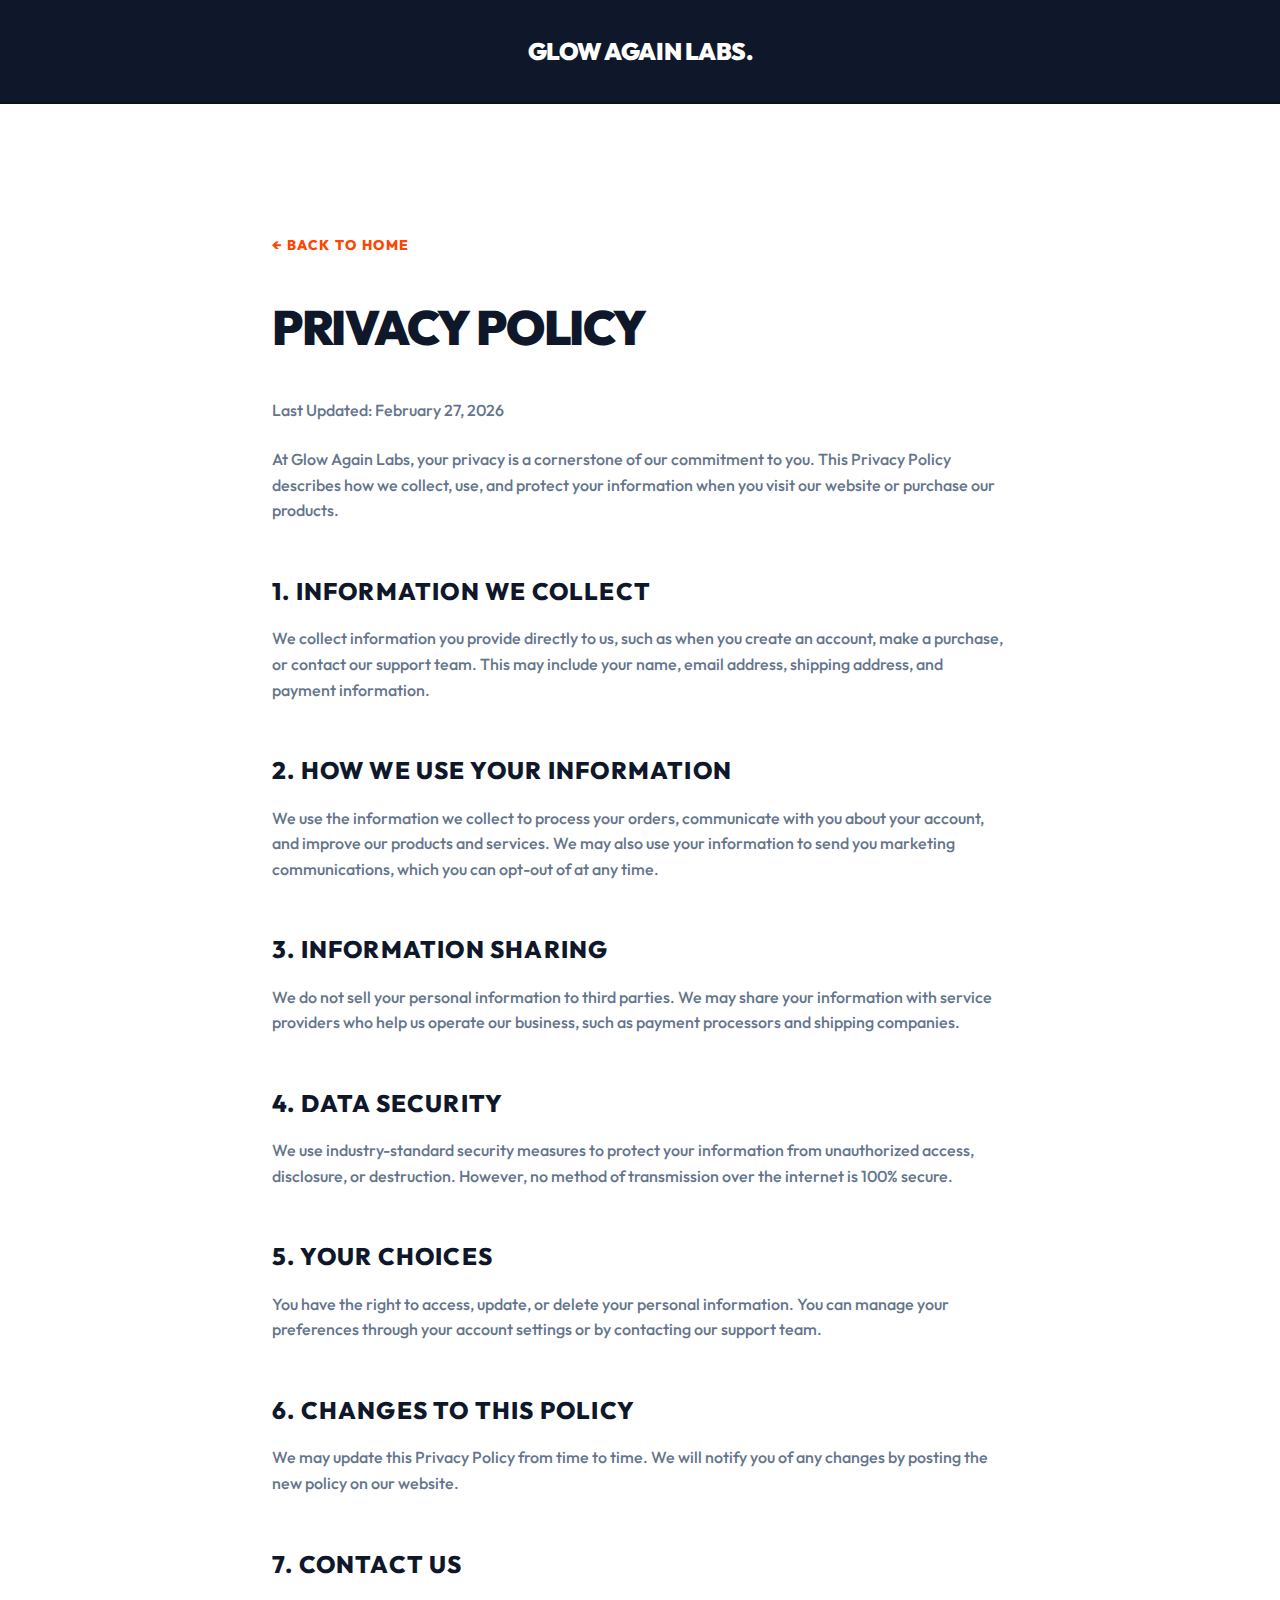
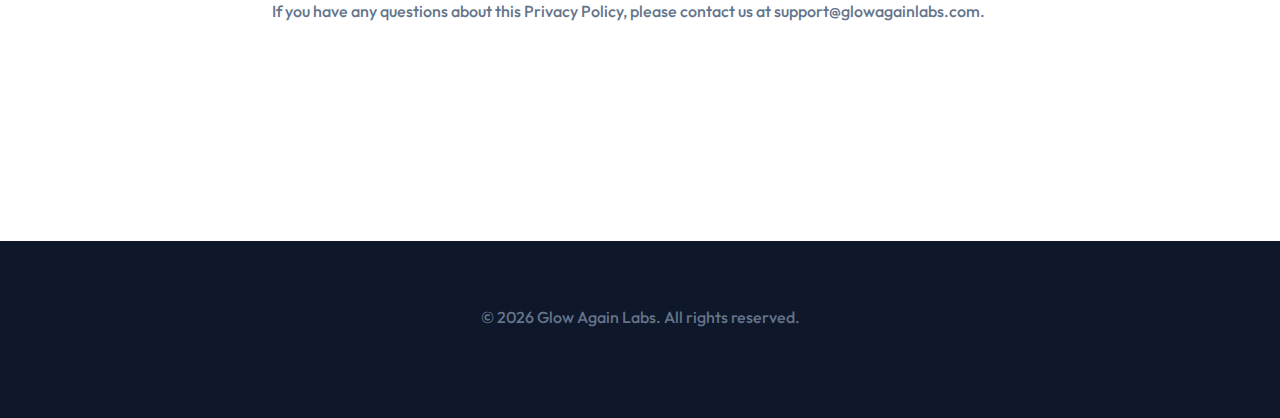
<file: privacy-policy.html>
<!DOCTYPE html>
<html lang="en">

<head>
    <meta charset="UTF-8">
    <meta name="viewport" content="width=device-width, initial-scale=1.0">
    <title>Privacy Policy | Glow Again Labs</title>
    <link rel="preconnect" href="https://fonts.googleapis.com">
    <link rel="preconnect" href="https://fonts.gstatic.com" crossorigin>
    <link href="https://fonts.googleapis.com/css2?family=Outfit:wght@300;400;500;600;700;800;900&display=swap"
        rel="stylesheet">
    <style>
        :root {
            --color-black: #080C10;
            --color-white: #FFFFFF;
            --color-blue-deep: #0F172A;
            --color-secondary: #FF4500;
            /* Accents */
            --text-main: #0F172A;
            --text-muted: #64748B;
            --bg-page: #FFFFFF;
            --border-main: #0B1218;
        }

        * {
            margin: 0;
            padding: 0;
            box-sizing: border-box;
        }

        body {
            font-family: 'Outfit', sans-serif;
            background: var(--bg-page);
            color: var(--text-main);
            line-height: 1.6;
        }

        .container {
            max-width: 800px;
            margin: 0 auto;
            padding: 8rem 2rem;
        }

        header {
            background: var(--color-blue-deep);
            color: #fff;
            padding: 2rem 0;
            text-align: center;
            border-bottom: 2px solid var(--border-main);
        }

        .brand-logo {
            font-weight: 900;
            font-size: 24px;
            letter-spacing: -0.02em;
            text-decoration: none;
            color: #fff;
        }

        h1 {
            font-size: 48px;
            font-weight: 900;
            margin-bottom: 2rem;
            text-transform: uppercase;
            letter-spacing: -0.03em;
        }

        h2 {
            font-size: 24px;
            font-weight: 800;
            margin: 3rem 0 1rem;
            text-transform: uppercase;
            letter-spacing: 0.05em;
            color: var(--color-blue-deep);
        }

        p {
            margin-bottom: 1.5rem;
            color: var(--text-muted);
            font-weight: 500;
        }

        footer {
            background: var(--color-blue-deep);
            color: #fff;
            padding: 4rem 2rem;
            text-align: center;
            margin-top: 4rem;
        }

        .back-link {
            display: inline-block;
            margin-bottom: 2rem;
            color: var(--color-secondary);
            font-weight: 800;
            text-decoration: none;
            text-transform: uppercase;
            font-size: 14px;
            letter-spacing: 0.1em;
        }
    </style>
</head>

<body>
    <header>
        <a href="index.html" class="brand-logo">GLOW AGAIN LABS.</a>
    </header>

    <div class="container">
        <a href="index.html" class="back-link">← Back to Home</a>
        <h1>Privacy Policy</h1>
        <p>Last Updated: February 27, 2026</p>

        <p>At Glow Again Labs, your privacy is a cornerstone of our commitment to you. This Privacy Policy describes how
            we collect, use, and protect your information when you visit our website or purchase our products.</p>

        <h2>1. Information We Collect</h2>
        <p>We collect information you provide directly to us, such as when you create an account, make a purchase, or
            contact our support team. This may include your name, email address, shipping address, and payment
            information.</p>

        <h2>2. How We Use Your Information</h2>
        <p>We use the information we collect to process your orders, communicate with you about your account, and
            improve our products and services. We may also use your information to send you marketing communications,
            which you can opt-out of at any time.</p>

        <h2>3. Information Sharing</h2>
        <p>We do not sell your personal information to third parties. We may share your information with service
            providers who help us operate our business, such as payment processors and shipping companies.</p>

        <h2>4. Data Security</h2>
        <p>We use industry-standard security measures to protect your information from unauthorized access, disclosure,
            or destruction. However, no method of transmission over the internet is 100% secure.</p>

        <h2>5. Your Choices</h2>
        <p>You have the right to access, update, or delete your personal information. You can manage your preferences
            through your account settings or by contacting our support team.</p>

        <h2>6. Changes to This Policy</h2>
        <p>We may update this Privacy Policy from time to time. We will notify you of any changes by posting the new
            policy on our website.</p>

        <h2>7. Contact Us</h2>
        <p>If you have any questions about this Privacy Policy, please contact us at support@glowagainlabs.com.</p>
    </div>

    <footer>
        <p>&copy; 2026 Glow Again Labs. All rights reserved.</p>
    </footer>
</body>

</html>
</file>
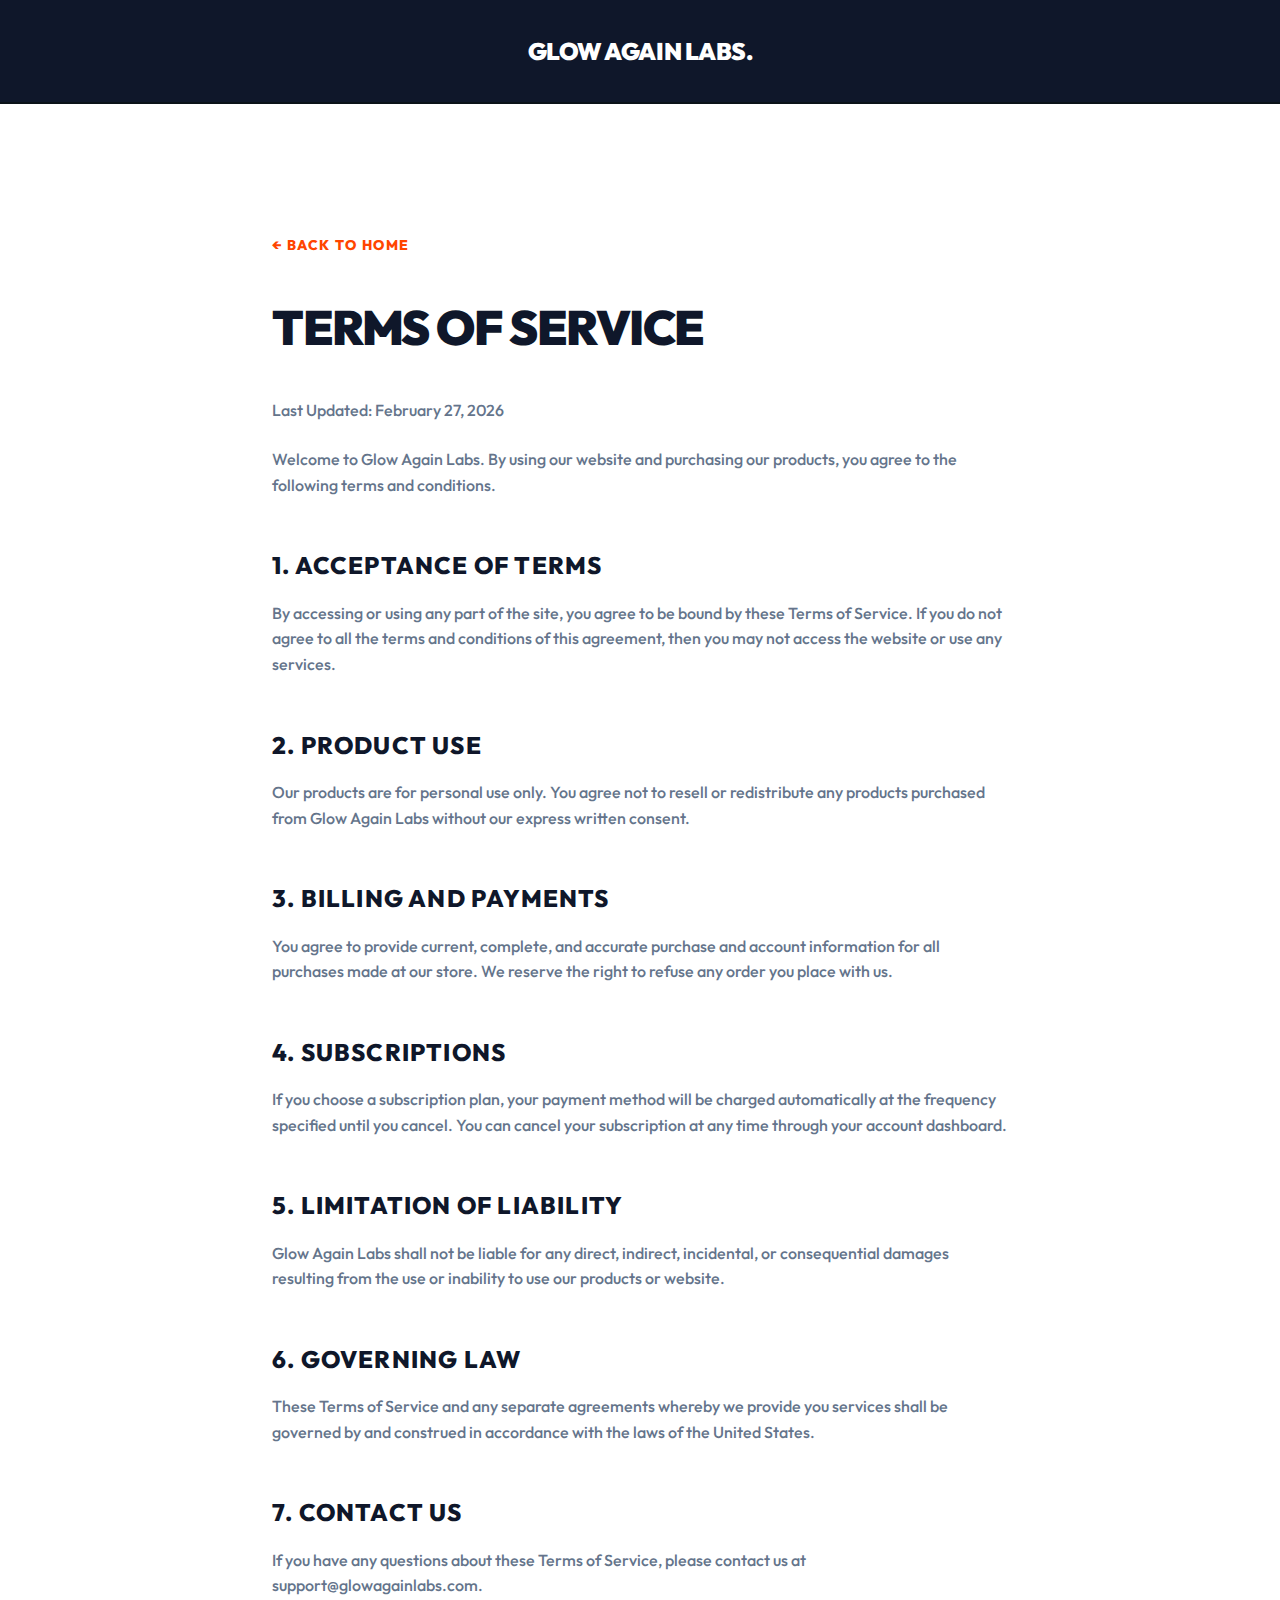
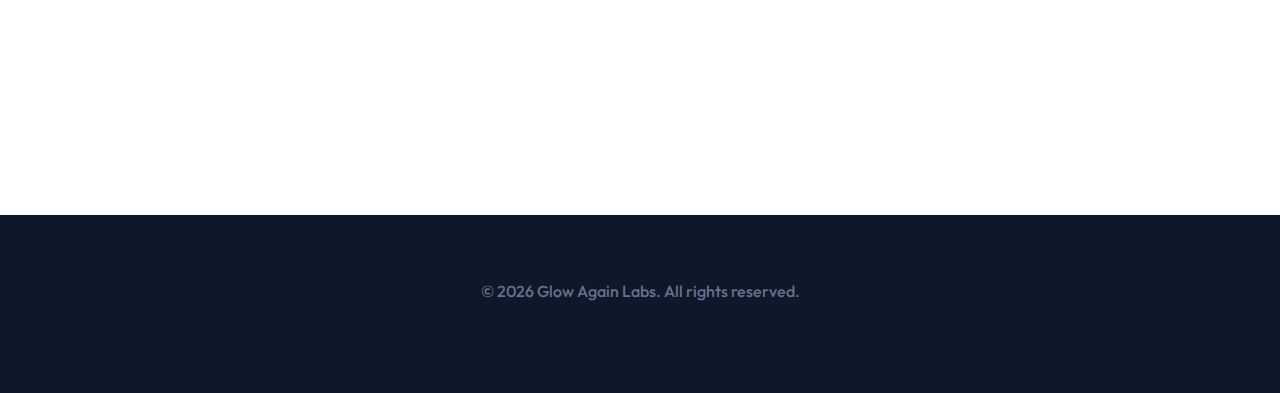
<file: terms-of-service.html>
<!DOCTYPE html>
<html lang="en">

<head>
    <meta charset="UTF-8">
    <meta name="viewport" content="width=device-width, initial-scale=1.0">
    <title>Terms of Service | Glow Again Labs</title>
    <link rel="preconnect" href="https://fonts.googleapis.com">
    <link rel="preconnect" href="https://fonts.gstatic.com" crossorigin>
    <link href="https://fonts.googleapis.com/css2?family=Outfit:wght@300;400;500;600;700;800;900&display=swap"
        rel="stylesheet">
    <style>
        :root {
            --color-black: #080C10;
            --color-white: #FFFFFF;
            --color-blue-deep: #0F172A;
            --color-secondary: #FF4500;
            --text-main: #0F172A;
            --text-muted: #64748B;
            --bg-page: #FFFFFF;
            --border-main: #0B1218;
        }

        * {
            margin: 0;
            padding: 0;
            box-sizing: border-box;
        }

        body {
            font-family: 'Outfit', sans-serif;
            background: var(--bg-page);
            color: var(--text-main);
            line-height: 1.6;
        }

        .container {
            max-width: 800px;
            margin: 0 auto;
            padding: 8rem 2rem;
        }

        header {
            background: var(--color-blue-deep);
            color: #fff;
            padding: 2rem 0;
            text-align: center;
            border-bottom: 2px solid var(--border-main);
        }

        .brand-logo {
            font-weight: 900;
            font-size: 24px;
            letter-spacing: -0.02em;
            text-decoration: none;
            color: #fff;
        }

        h1 {
            font-size: 48px;
            font-weight: 900;
            margin-bottom: 2rem;
            text-transform: uppercase;
            letter-spacing: -0.03em;
        }

        h2 {
            font-size: 24px;
            font-weight: 800;
            margin: 3rem 0 1rem;
            text-transform: uppercase;
            letter-spacing: 0.05em;
            color: var(--color-blue-deep);
        }

        p {
            margin-bottom: 1.5rem;
            color: var(--text-muted);
            font-weight: 500;
        }

        footer {
            background: var(--color-blue-deep);
            color: #fff;
            padding: 4rem 2rem;
            text-align: center;
            margin-top: 4rem;
        }

        .back-link {
            display: inline-block;
            margin-bottom: 2rem;
            color: var(--color-secondary);
            font-weight: 800;
            text-decoration: none;
            text-transform: uppercase;
            font-size: 14px;
            letter-spacing: 0.1em;
        }
    </style>
</head>

<body>
    <header>
        <a href="index.html" class="brand-logo">GLOW AGAIN LABS.</a>
    </header>

    <div class="container">
        <a href="index.html" class="back-link">← Back to Home</a>
        <h1>Terms of Service</h1>
        <p>Last Updated: February 27, 2026</p>

        <p>Welcome to Glow Again Labs. By using our website and purchasing our products, you agree to the following
            terms and conditions.</p>

        <h2>1. Acceptance of Terms</h2>
        <p>By accessing or using any part of the site, you agree to be bound by these Terms of Service. If you do not
            agree to all the terms and conditions of this agreement, then you may not access the website or use any
            services.</p>

        <h2>2. Product Use</h2>
        <p>Our products are for personal use only. You agree not to resell or redistribute any products purchased from
            Glow Again Labs without our express written consent.</p>

        <h2>3. Billing and Payments</h2>
        <p>You agree to provide current, complete, and accurate purchase and account information for all purchases made
            at our store. We reserve the right to refuse any order you place with us.</p>

        <h2>4. Subscriptions</h2>
        <p>If you choose a subscription plan, your payment method will be charged automatically at the frequency
            specified until you cancel. You can cancel your subscription at any time through your account dashboard.</p>

        <h2>5. Limitation of Liability</h2>
        <p>Glow Again Labs shall not be liable for any direct, indirect, incidental, or consequential damages resulting
            from the use or inability to use our products or website.</p>

        <h2>6. Governing Law</h2>
        <p>These Terms of Service and any separate agreements whereby we provide you services shall be governed by and
            construed in accordance with the laws of the United States.</p>

        <h2>7. Contact Us</h2>
        <p>If you have any questions about these Terms of Service, please contact us at support@glowagainlabs.com.</p>
    </div>

    <footer>
        <p>&copy; 2026 Glow Again Labs. All rights reserved.</p>
    </footer>
</body>

</html>
</file>
